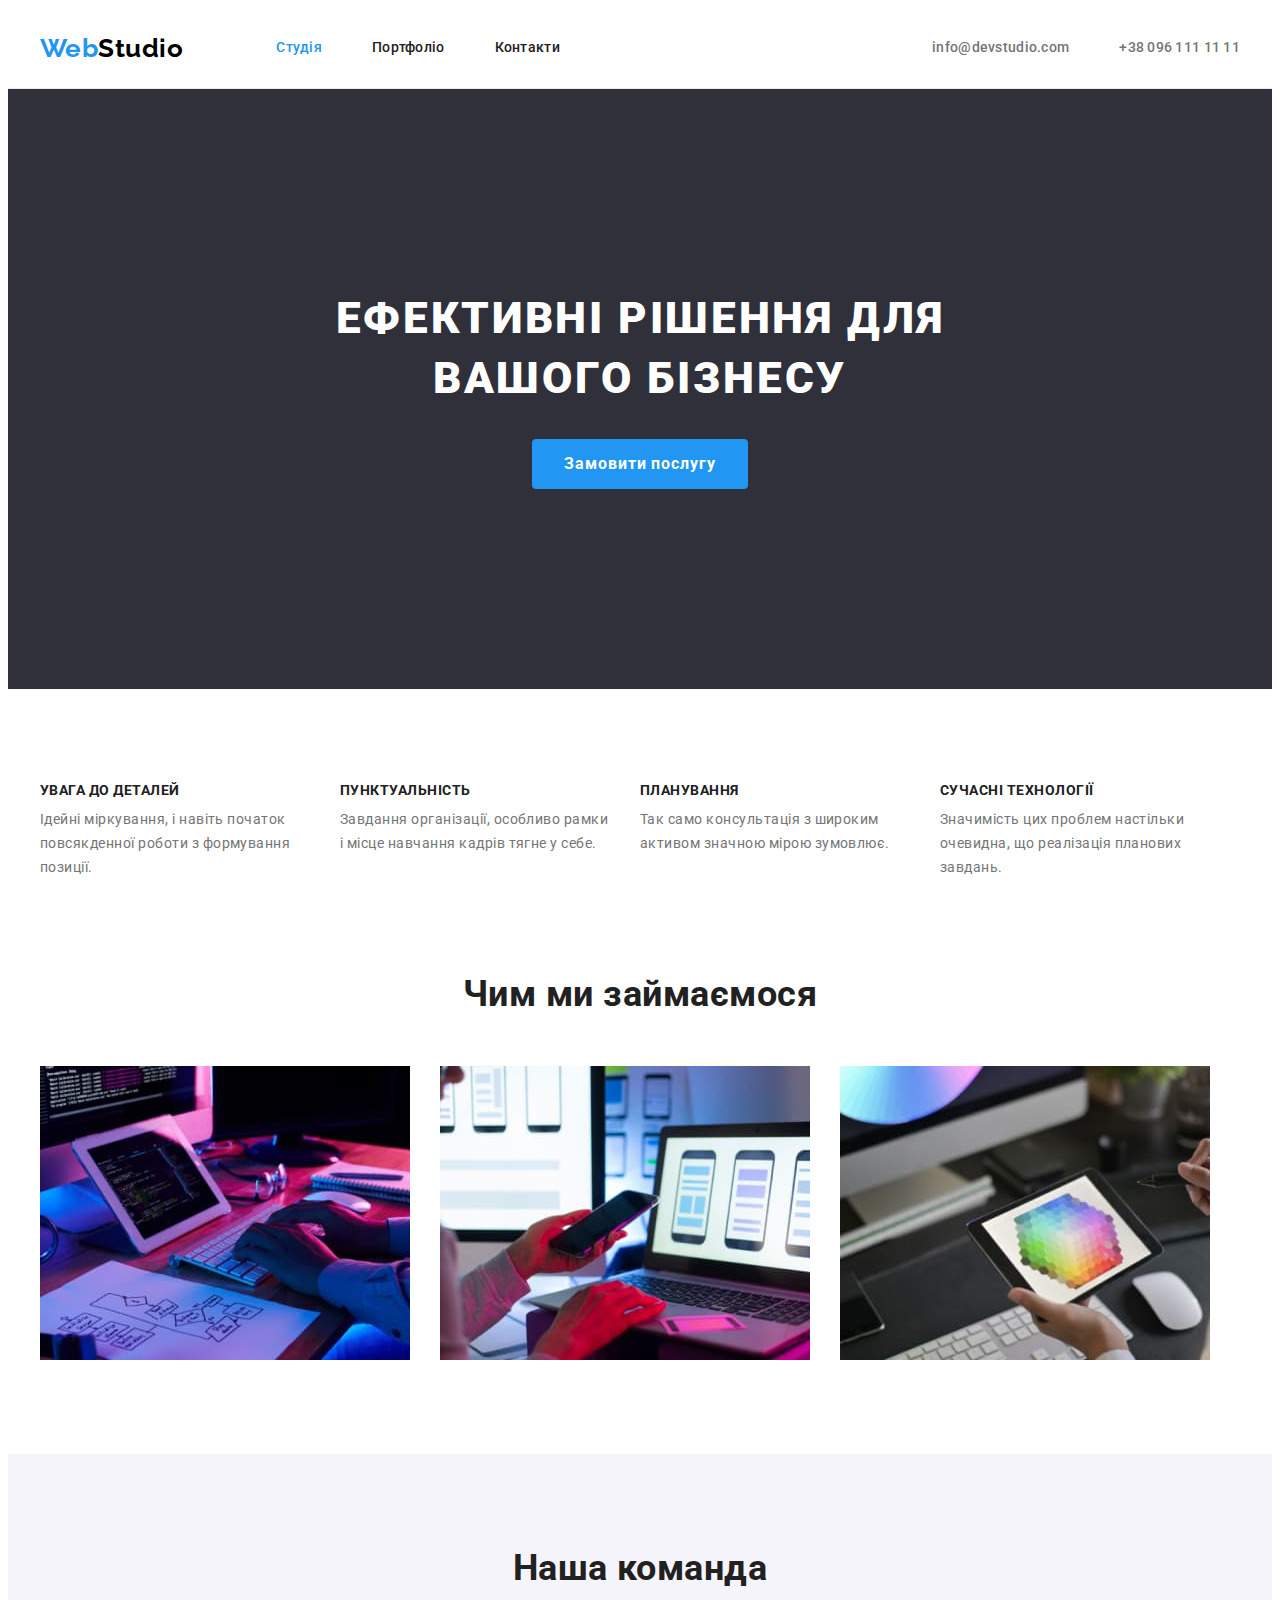
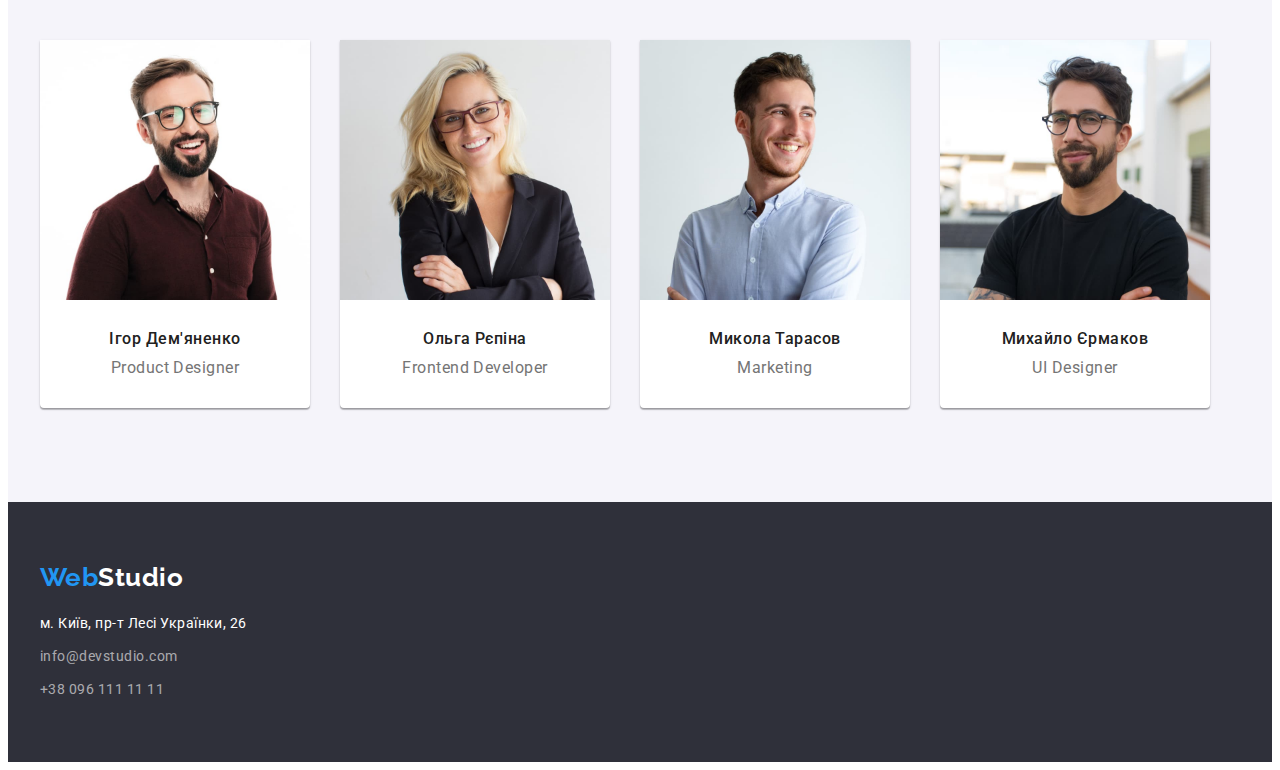
<file: index.html>
<!DOCTYPE html>
<html lang="uk">
<head>
    <meta charset="UTF-8">
    <meta http-equiv="X-UA-Compatible" content="IE=edge">
    <meta name="viewport" content="width=device-width, initial-scale=1.0">
    <link rel="preconnect" href="https://fonts.googleapis.com">
    <link rel="preconnect" href="https://fonts.gstatic.com" crossorigin>
    <link href="https://fonts.googleapis.com/css2?family=Raleway:wght@700&family=Roboto:wght@400;500;700;900&display=swap"
    rel="stylesheet">
    <link rel="stylesheet" href="https://cdnjs.cloudflare.com/ajax/libs/modern-normalize/1.1.0/modern-normalize.min.css"
        integrity="sha512-wpPYUAdjBVSE4KJnH1VR1HeZfpl1ub8YT/NKx4PuQ5NmX2tKuGu6U/JRp5y+Y8XG2tV+wKQpNHVUX03MfMFn9Q=="
        crossorigin="anonymous" referrerpolicy="no-referrer" />
    <link rel="stylesheet" href="./css/styles.css">
    <title>Document</title>
</head>
<body>
    <header>
        <div class="container main-nav">
            <a href="./" class="logo">Web<span class="logo-studio">Studio</span></a>
            <nav>
                <ul class="site-nav">
                    <li class="item"><a href="./index.html" class="link current">Студія</a></li>
                    <li class="item"><a href="./portfolio.html" class="link">Портфоліо</a></li>
                    <li class="item"><a href="#" class="link">Контакти</a></li>
                </ul>
            </nav>
            <ul class="header-address">
                <li class="item"><a href="mailto:info@devstudio.com">info@devstudio.com</a></li>
                <li class="item"><a href="tel:+380961111111">+38 096 111 11 11</a></li>
            </ul>
        </div>
    </header>
    <main>
        <section class="hero">
            <div class="container">
                <h1 class="hero-title">ЕФЕКТИВНІ РІШЕННЯ ДЛЯ ВАШОГО БІЗНЕСУ</h1>
                <div class="button-hero">
                    <button type="button" class="button">Замовити послугу</button>
                </div>
            </div>
        </section>
         <section class="section advantage">
            <div class="container advantage">
                <h2 class="visually-hidden">НАШІ ПЕРЕВАГИ</h2>
                <ul class="section-benefits">
                    <li class="item">
                        <h3 class="section-caption">УВАГА ДО ДЕТАЛЕЙ</h3>
                        <p class="section-text">Ідейні міркування, і навіть початок повсякденної роботи з формування позиції.</p>
                    </li>
                    <li class="item">
                        <h3 class="section-caption">ПУНКТУАЛЬНІСТЬ</h3>
                        <p class="section-text">Завдання організації, особливо рамки і місце навчання кадрів тягне у себе.</p>
                    </li>
                    <li class="item">
                        <h3 class="section-caption">ПЛАНУВАННЯ</h3>
                        <p class="section-text">Так само консультація з широким активом значною мірою зумовлює.</p>
                    </li>
                    <li class="item">
                        <h3 class="section-caption">СУЧАСНІ ТЕХНОЛОГІЇ</h3>
                        <p class="section-text">Значимість цих проблем настільки очевидна, що реалізація планових завдань.</p>
                    </li>
                </ul>
            </div>
         </section>
        <section class="section work">
            <div class="container">
                 <h2 class="section-title">Чим ми займаємося</h2>
                <ul class="section-work">
                    <li class="item"><img src="./images/work1.jpg" alt="робота1" width="370" height="294"></li>
                    <li class="item"><img src="./images/work2.jpg" alt="робота2" width="370" height="294"></li>
                    <li class="item"><img src="./images/work3.jpg" alt="робота3" width="370" height="294"></li>
                </ul>
            </div>
        </section>
        <section class="section team">
            <div class="container">
                <h2 class="section-title">Наша команда</h2>
                <ul class="list-team">
                    <li class="item">
                        <img src="./images/team1.jpg" alt="Ігор Дем'яненко" width="270" height="260">
                        <h3 class="section-subject">Ігор Дем'яненко</h3>
                        <p class="section-subtitle">Product Designer</p>
                    </li>
                    <li class="item">
                        <img src="./images/team2.jpg" alt="Ольга Рєпіна" width="270" height="260">
                        <h3 class="section-subject">Ольга Рєпіна</h3>
                        <p class="section-subtitle">Frontend Developer</p>
                    </li>
                    <li class="item">
                        <img src="./images/team3.jpg" alt="Микола Тарасов" width="270" height="260">
                        <h3 class="section-subject">Микола Тарасов</h3>
                        <p class="section-subtitle">Marketing</p>
                    </li>
                    <li class="item">
                        <img src="./images/team4.jpg" alt="Михайло Єрмаков" width="270" height="260">
                        <h3 class="section-subject">Михайло Єрмаков</h3>
                        <p class="section-subtitle">UI Designer</p>
                    </li>
                </ul>
            </div>
        </section>
    </main>
    <footer class="footer">
        <div class="container down">
            <a href="./" class="logo">Web<span class="logo-studio">Studio</span></a>
            <address class="footer-address-list">
                <ul class="address-list">
                    <li class="item">
                        <a href="https://goo.gl/maps/wuV2EevrMRy72PVt7" target="_blank" rel="noopener noreferrer nofollov"
                            class="footer-address">м. Київ, пр-т Лесі Українки, 26 </a>
                    </li>
                    <li class="item"><a href="mailto:info@devstudio.com" class="footer-contact">info@devstudio.com</a></li>
                    <li class="item"><a href="tel:+380961111111" class="footer-contact">+38 096 111 11 11</a></li>
                </ul>
            </address>
        </div>
    </footer>
</body>
</html>
</file>
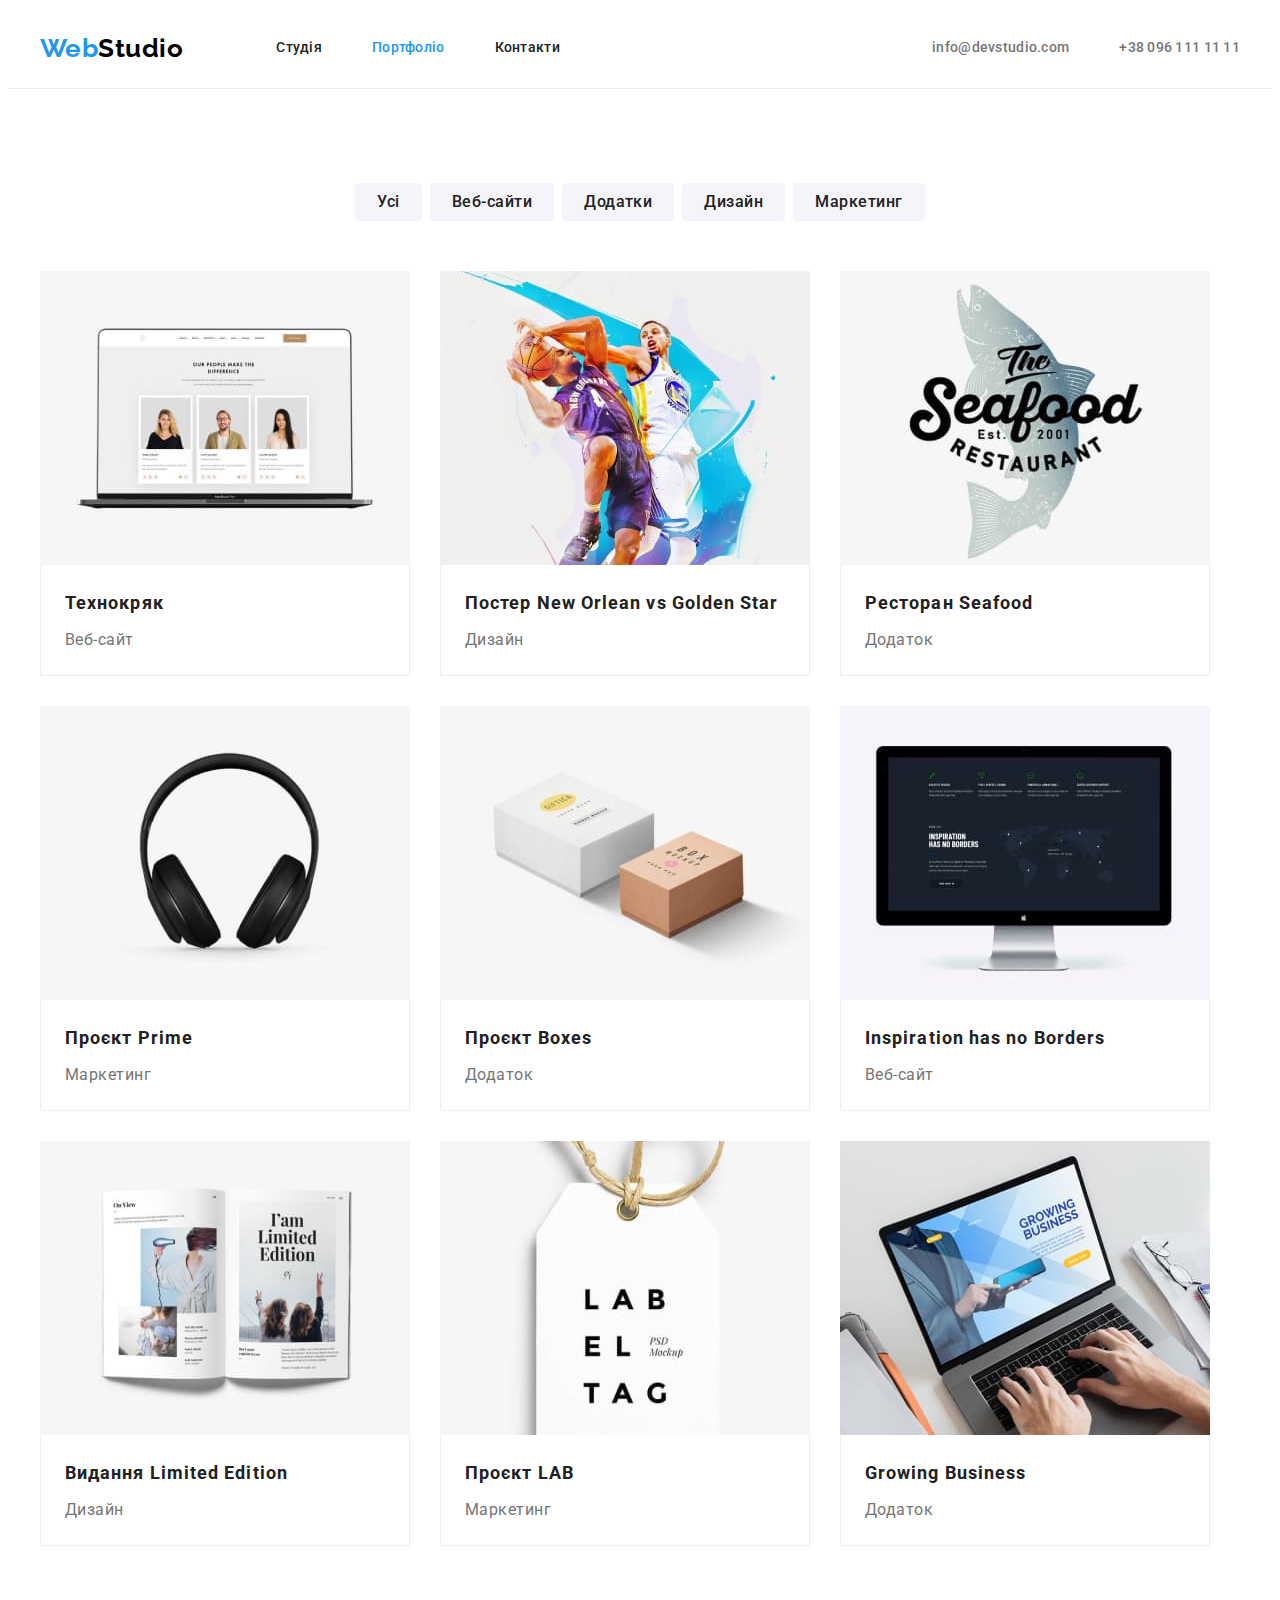
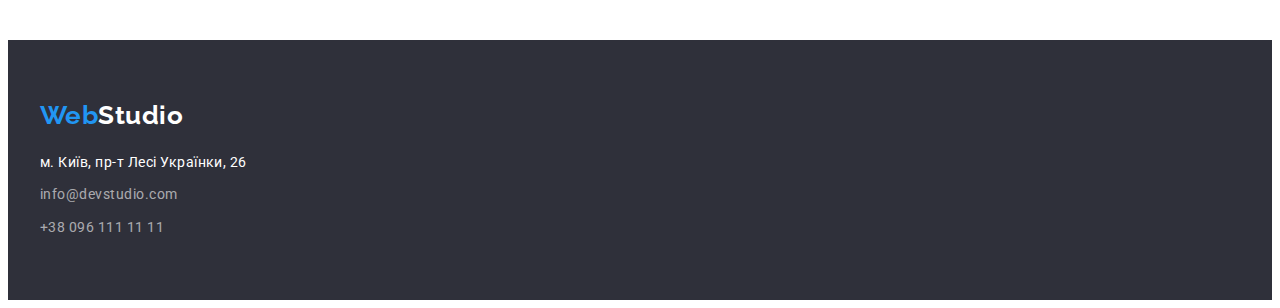
<file: portfolio.html>
<!DOCTYPE html>
<html lang="uk">
<head>
    <meta charset="UTF-8">
    <meta http-equiv="X-UA-Compatible" content="IE=edge">
    <meta name="viewport" content="width=device-width, initial-scale=1.0">
    <link rel="preconnect" href="https://fonts.googleapis.com">
    <link rel="preconnect" href="https://fonts.gstatic.com" crossorigin>
    <link href="https://fonts.googleapis.com/css2?family=Raleway:wght@700&family=Roboto:wght@400;500;700;900&display=swap"
        rel="stylesheet">
    <link rel="stylesheet" href="https://cdnjs.cloudflare.com/ajax/libs/modern-normalize/1.1.0/modern-normalize.min.css"
        integrity="sha512-wpPYUAdjBVSE4KJnH1VR1HeZfpl1ub8YT/NKx4PuQ5NmX2tKuGu6U/JRp5y+Y8XG2tV+wKQpNHVUX03MfMFn9Q=="
        crossorigin="anonymous" referrerpolicy="no-referrer" />
    <link rel="stylesheet" href="./css/styles.css">
    <title>Document</title>
</head>
<body class="page">
    <header>
        <div class="container main-nav">
            <a href="./" class="logo">Web<span class="logo-studio">Studio</span></a>
            <nav>
                <ul class="site-nav">
                    <li class="item"><a href="./index.html" class="link">Студія</a></li>
                    <li class="item"><a href="./portfolio.html" class="link current">Портфоліо</a></li>
                    <li class="item"><a href="#" class="link">Контакти</a></li>
                </ul>
            </nav>
            <ul class="header-address">
                <li class="item"><a href="mailto:info@devstudio.com">info@devstudio.com</a></li>
                <li class="item"><a href="tel:+380961111111">+38 096 111 11 11</a></li>
            </ul>
        </div>
    </header>
    <main>
        <section>
            <div class="container portfolio">
                <h1 class="visually-hidden">Портфоліо</h1>
                <ul class="portfolio-filter">
                    <li class="item"><button type="button" class="button filter">Усі</button></li>
                    <li class="item"><button type="button" class="button filter">Веб-сайти</button></li>
                    <li class="item"><button type="button" class="button filter">Додатки</button></li>
                    <li class="item"><button type="button" class="button filter">Дизайн</button></li>
                    <li class="item"><button type="button" class="button filter">Маркетинг</button></li>
                </ul>
                <ul class="portfolio-list">
                    <li class="item">
                        <img src="./images/project1.jpg" alt="технокряк" width="370" height="294">
                        <div class="portfolio-container">
                            <h2 class="portfolio-title">Технокряк</h2>
                            <p class="portfolio-text">Веб-сайт</p>
                        </div>
                    </li>
                    <li class="item">
                        <img src="./images/project2.jpg" alt="технокряк" width="370" height="294">
                        <div class="portfolio-container">
                            <h2 class="portfolio-title">Постер New Orlean vs Golden Star</h2>
                            <p class="portfolio-text">Дизайн</p>
                        </div>
                    </li>
                    <li class="item">
                        <img src="./images/project3.jpg" alt="ресторан" width="370" height="294">
                        <div class="portfolio-container">
                            <h2 class="portfolio-title">Ресторан Seafood</h2>
                            <p class="portfolio-text">Додаток</p>
                        </div>   
                    </li>
                    <li class="item">
                        <img src="./images/project4.jpg" alt="навушники" width="370" height="294">
                        <div class="portfolio-container">
                            <h2 class="portfolio-title">Проєкт Prime</h2>
                            <p class="portfolio-text">Маркетинг</p>
                        </div> 
                    </li>
                    <li class="item">
                        <img src="./images/project5.jpg" alt="коробки" width="370" height="294">
                        <div class="portfolio-container">
                            <h2 class="portfolio-title">Проєкт Boxes</h2>
                            <p class="portfolio-text">Додаток</p>
                        </div>
                    </li>
                    <li class="item">
                        <img src="./images/project6.jpg" alt="монітор" width="370" height="294">
                        <div class="portfolio-container">
                            <h2 class="portfolio-title">Inspiration has no Borders</h2>
                            <p class="portfolio-text">Веб-сайт</p>
                        </div>
                    </li>
                    <li class="item">
                        <img src="./images/project7.jpg" alt="книга" width="370" height="294">
                        <div class="portfolio-container">
                            <h2 class="portfolio-title">Видання Limited Edition</h2>
                            <p class="portfolio-text">Дизайн</p>
                        </div>
                    </li>
                    <li class="item">
                        <img src="./images/project8.jpg" alt="бірка" width="370" height="294">
                        <div class="portfolio-container">
                            <h2 class="portfolio-title">Проєкт LAB</h2>
                            <p class="portfolio-text">Маркетинг</p>
                        </div>
                    </li>
                    <li class="item">
                        <img src="./images/project9.jpg" alt="ноутбук" width="370" height="294">
                        <div class="portfolio-container">
                            <h2 class="portfolio-title">Growing Business</h2>
                            <p class="portfolio-text">Додаток</p>
                        </div>
                    </li>
                
                </ul>
            </div>
        </section>
    </main>
    <footer class="footer">
        <div class="container down">
            <a href="./" class="logo">Web<span class="logo-studio">Studio</span></a>
            <address class="footer-address-list">
                <ul class="address-list">
                    <li class="item">
                        <a href="https://goo.gl/maps/wuV2EevrMRy72PVt7" target="_blank" rel="noopener noreferrer nofollov"
                            class="footer-address">м. Київ, пр-т Лесі Українки, 26 </a>
                    </li>
                    <li class="item"><a href="mailto:info@devstudio.com" class="footer-contact">info@devstudio.com</a></li>
                    <li class="item"><a href="tel:+380961111111" class="footer-contact">+38 096 111 11 11</a></li>
                </ul>
            </address>
        </div>
    </footer>
</body>
</html>
</file>
<file: css/styles.css>
:root{
    --main-text-color: #757575;
    --title-text-color: #212121;
    --accent-color: #2196F3;
    --background-color: #FFFFFF;
    --footer-contact-text: #FFFFFF99;
    --button-fiter-background: #F5F4FA;
    --footer-background : #2F303A;
    --logo-black: #000000;
    --border-header: #ECECEC;
    --border-portfolio: #EEEEEE;
    --team-shadow: 0px 1px 3px rgba(0, 0, 0, 0.12), 0px 1px 1px rgba(0, 0, 0, 0.14), 0px 2px 1px rgba(0, 0, 0, 0.2);
}

.visually-hidden {
    position: absolute;
    white-space: nowrap;
    width: 1px;
    height: 1px;
    overflow: hidden;
    border: 0;
    padding: 0;
    clip: rect(0 0 0 0);
    clip-path: inset(50%);
    margin: -1px;
}


body {
    background: var(--background-color);
    color: var(--main-text-color);

    font-family: 'Roboto', sans-serif;
    letter-spacing: 0.03em;
}

a{
    text-decoration-line: none;
}

ul {
    list-style: none;
}

h1, h2, h3, h4, p , ul {
    margin-top: 0px;
    margin-bottom: 0px;
    padding-left: 0px;
}


.container {
    max-width: 1200px;
    margin: 0 auto;
    padding: 0 15px;
}

.section {
    padding-top: 94px;
    padding-bottom: 94px;
}

img {
    display: block;
    width: 100%;
    height: auto;
}

/** header */
header {
    border-bottom: 1px solid var(--border-header);
}

.main-nav {
    display: flex;
    align-items: center;
}

.logo {
    color: var(--accent-color);

    font-family: 'Raleway', sans-serif;
    font-weight: 700;
    font-size: 26px;
    line-height: 1.19;     
}

.logo-studio {
    color: var(--logo-black);
}

.site-nav {
    display: flex;
    margin-left: 93px;
}

.site-nav .item:not(:last-child) {
    margin-right: 50px;
}


.site-nav .link {
    display: block;
    color: var(--title-text-color);
    padding-top: 32px;
    padding-bottom: 32px;

    font-weight: 500;
    font-size: 14px;
    line-height: 1.14;
    letter-spacing: 0.02em;
}

.site-nav .link:hover, .site-nav a:focus {
    color: var(--accent-color);
}

.site-nav .link.current {
    color: var(--accent-color);
}

.header-address {
    display: flex;
    margin-left: auto;
}


.header-address .item:not(:last-child) {
    margin-right: 50px;
}

.header-address a {
    display: block;
    color: var(--main-text-color);
    padding-top: 32px;
    padding-bottom: 32px;

    font-weight: 500;
    font-size: 14px;
    line-height: 1.14;
    letter-spacing: 0.02em;
}

.header-address a:hover, .header-address a:focus {
color: var(--accent-color);
}


/**main */

/**hero */
.hero{
    text-align: center;
    background-color: var(--footer-background);

    padding: 200px 0;
}

.hero-title {
    color: var(--background-color);
    max-width: 696px;
    margin: 0 auto 30px;

    font-weight: 900;
    font-size: 44px;
    line-height: 1.36;
    letter-spacing: 0.06em;
}

/**button */

.button-hero {

}

.button {
    display: inline-block;
    color: var(--background-color);
    background-color: var(--accent-color);
    cursor: pointer;

    font-family: inherit;
    font-weight: 700;
    font-size: 16px;
    line-height: 1.87;
    letter-spacing: 0.06em;
    text-align: center;

    border: none;
    border-radius: 4px;
    padding: 10px 32px;
}

/**переваги */
.section.advantage {
    padding-bottom: 0px;
}

.section-benefits {
    display: flex;
    padding-bottom: 0px;
}

.section-benefits .item{
    width: 270px;
}

.section-benefits .item + .item {
    margin-left: 30px;
}

.section-caption {
    color: var(--title-text-color);

    font-size: 14px;
    line-height: 1.14;
    padding-bottom: 10px;
}

.section-text {

    font-size: 14px;
    line-height: 1.71;
}

/**section work */

.section-title {
    color: var(--title-text-color);
    text-align: center;

    font-size: 36px;
    line-height: 1.16;

    margin-bottom: 50px;
}

.section-work {
    display: flex;
}

.section-work .item + .item {
    margin-left: 30px;
}
/**список команди */
.section.team {
    background-color: var(--button-fiter-background);
}

.list-team {
    display: flex;
    text-align: center;
}

.list-team .item {
    width: 270px;
    margin-right: 30px;

    background: var(--background-color);

    box-shadow: var(--team-shadow);
    border-radius: 0px 0px 4px 4px;
}

.list-team .item:last-child {
    margin-right: 0px;
}


.section-subject {
    color: var(--title-text-color);
    margin-top: 30px;

    font-weight: 500;
    font-size: 16px;
    line-height: 1.18;
}

/**спеціальність команди */
.section-subtitle {
    margin-top: 10px;
    margin-bottom: 30px;

    font-size: 16px;
    line-height: 1.18;
}

/**footer */
.footer {
    padding: 60px 0;
    background: var(--footer-background);
}


.footer-address-list {
    margin-top: 20px;
}


.container.down > a > .logo-studio {
    color: var(--background-color);
}

.address-list .item+.item {
    margin-top: 9px;
}

.footer-address {
    color: var(--background-color);

    font-style: normal;
    font-size: 14px;
    line-height: 1.71;
}

.footer-contact {
    color: var(--footer-contact-text);

    font-style: normal;
    font-size: 14px;
    line-height: 1.71;
}

footer a:hover, footer a:focus {
    color: var(--accent-color);
}

/**ПОРТФОЛІО */
.container.portfolio {
    padding-top: 94px;
    padding-bottom: 94px;
}

.button.filter {
    color: var(--title-text-color);
    background-color: var(--button-fiter-background);

    font-weight: 500;
    line-height: 1.62;
    letter-spacing: 0.03em;

    padding: 6px 22px;
}


.button.filter:hover, .button.filter:focus {
    color: var(--background-color);
    background-color: var(--accent-color);
}

.portfolio-filter {
    display: flex;
    justify-content: center;

    margin-bottom: 50px;
}

.portfolio-filter .item+.item {
    margin-left: 8px;
}
 /**список послуг */

.portfolio-list {
    display: flex;
    flex-wrap: wrap;
    gap: 30px;
}

.portfolio-list .item {
    width: 370px;
}

.portfolio-list .item:nth-child(3n) {
    margin-right: 0px;
}

.portfolio-list .item:nth-last-child(-n +3) {
    margin-bottom: 0px;
}

.portfolio-title {
    color: var(--title-text-color);

    font-size: 18px;
    line-height: 2;
    letter-spacing: 0.06em;
}

.portfolio-container {
    border: 1px solid var(--border-portfolio);
    border-top: none;
    padding: 20px 24px;
}

.portfolio-text {
    margin-top: 4px;

    font-size: 16px;
    line-height: 1.87;
}
</file>
